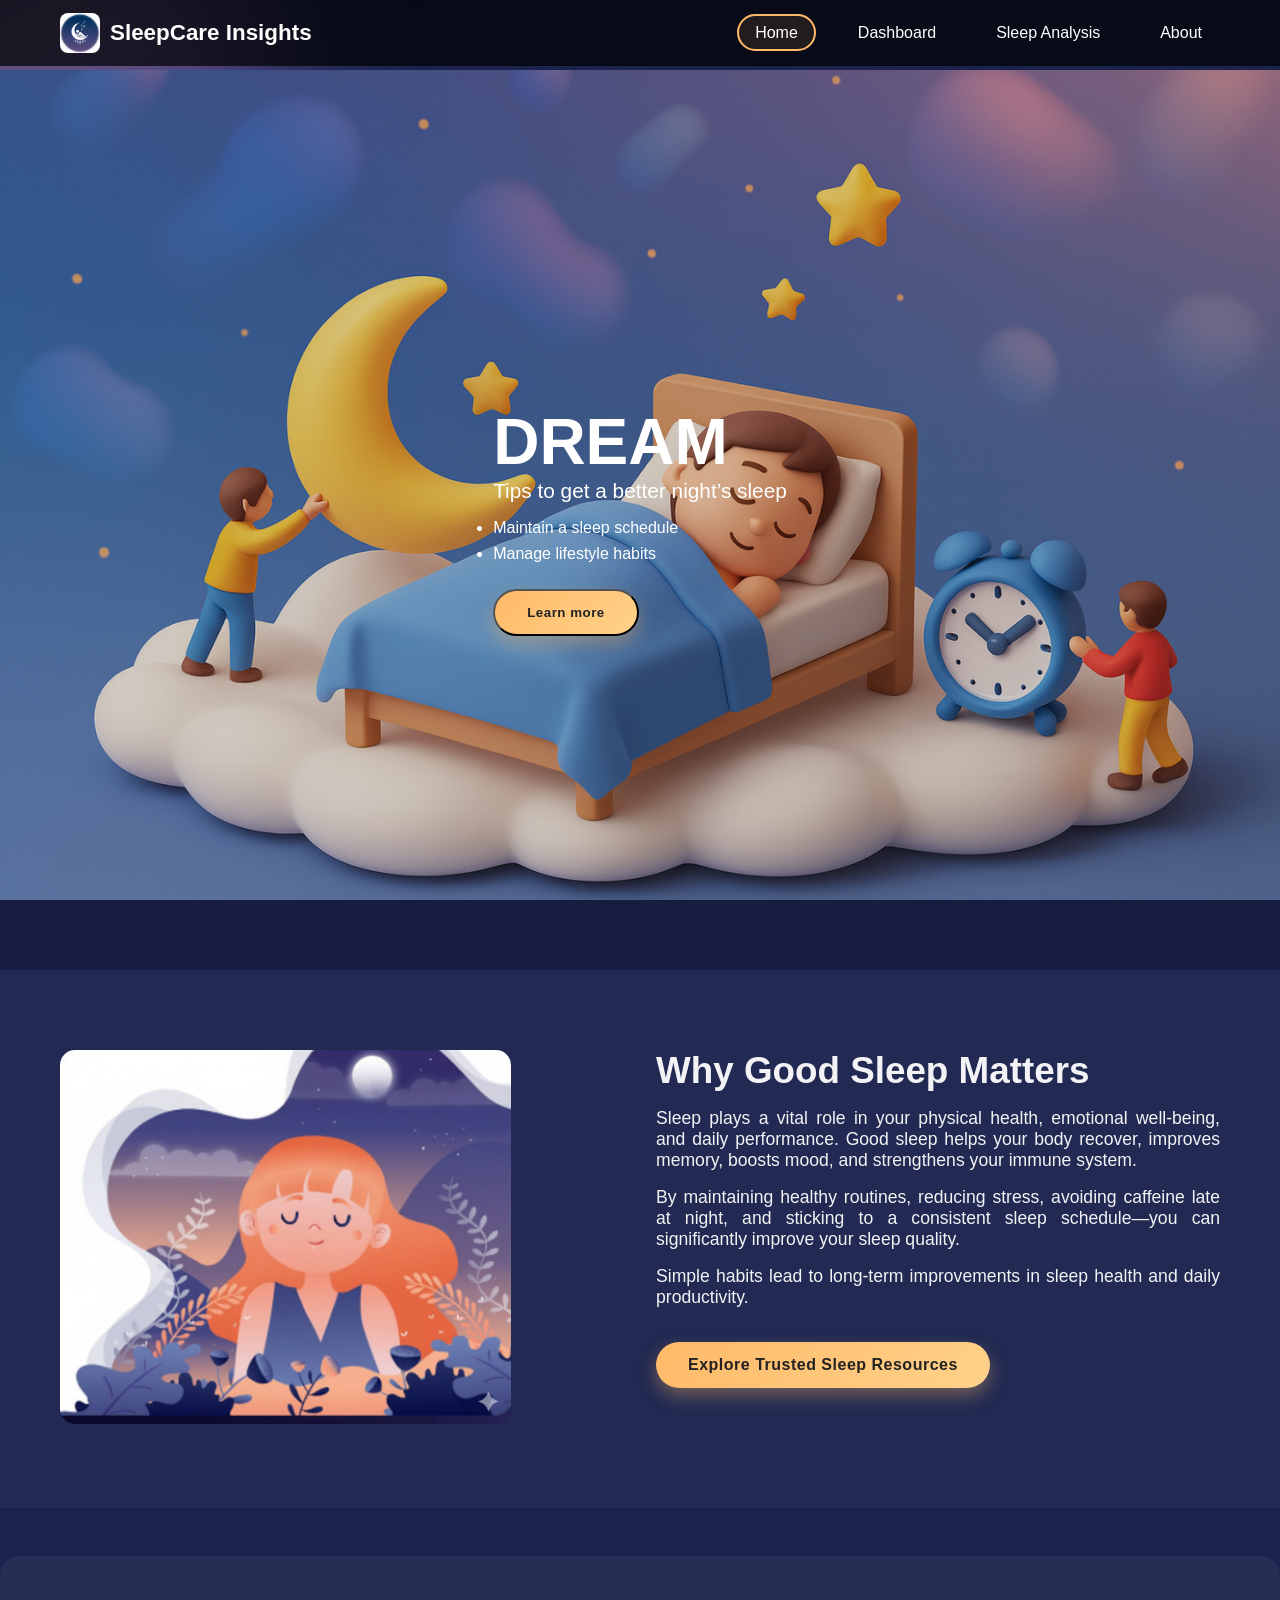
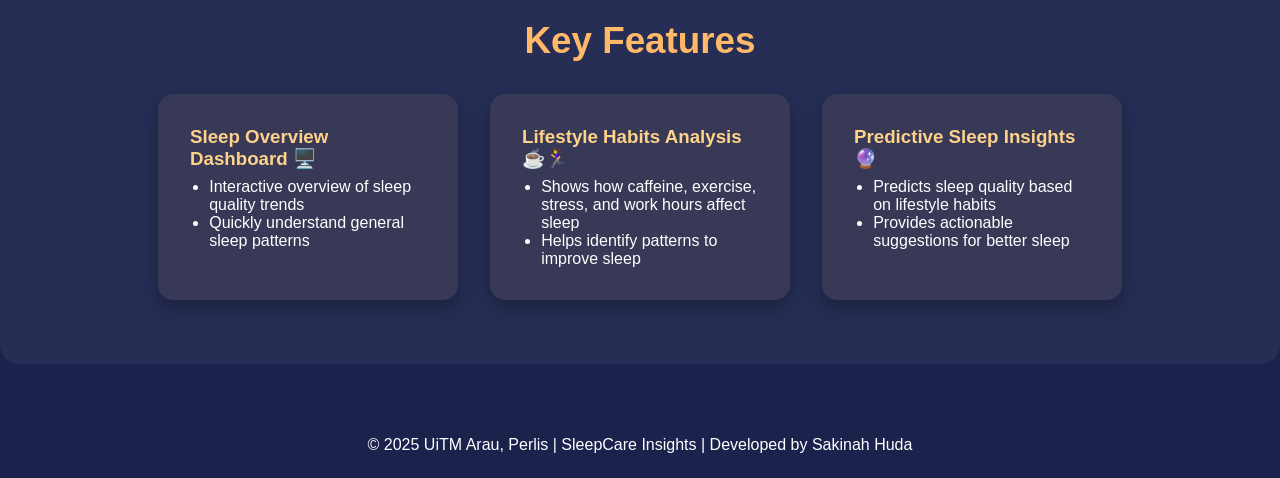
<file: SleepQuality/index.html>
<!DOCTYPE html>
<html lang="en">
<head>
  <meta charset="UTF-8" />
  <meta name="viewport" content="width=device-width, initial-scale=1.0"/>
  <title>SleepCare Insights</title>
  <link rel="stylesheet" href="style.css" />
  <style>
    /* ================= NAVBAR ================= */
    .navbar {
      width: 100%;
      background: rgba(0,0,0,0.7);
      position: fixed;
      top: 0;
      left: 0;
      z-index: 100;
      padding: 0.8rem 1rem;
    }

    .navbar .container {
      display: flex;
      justify-content: space-between;
      align-items: center;
    }

    .nav-links {
      display: flex;
      gap: 1.5rem;
      list-style: none;
    }

    .nav-links a {
      color: #fff;
      text-decoration: none;
      font-weight: 500;
    }

    .nav-links a.active {
      border-bottom: 2px solid #ffb968;
    }

    /* Hamburger button - hidden on desktop */
    .hamburger {
      display: none;
      flex-direction: column;
      cursor: pointer;
      gap: 5px;
    }

    .hamburger div {
      width: 25px;
      height: 3px;
      background: #fff;
      border-radius: 2px;
    }

    /* Mobile Styles */
    @media (max-width: 768px) {
      .nav-links {
        position: fixed;
        top: 60px;
        right: -100%;
        flex-direction: column;
        background: rgba(0,0,0,0.9);
        width: 200px;
        height: 100vh;
        padding-top: 2rem;
        gap: 1.5rem;
        transition: right 0.3s ease;
      }

      .nav-links.active {
        right: 0;
      }

      .hamburger {
        display: flex;
      }
    }

    /* Optional: Smooth transition for the hero section when navbar is fixed */
    body {
      padding-top: 70px; /* equal to navbar height */
    }
  </style>
</head>

<body>

  <!-- BACKGROUND BLOBS -->
  <div class="animated-bg">
    <div class="blob blob1"></div>
    <div class="blob blob2"></div>
    <div class="blob blob3"></div>
  </div>

  <!-- NAVBAR -->
  <nav class="navbar">
    <div class="container nav-flex">
      <div class="logo-container">
        <img src="logo.png" alt="Logo" class="logo-image">
        <span class="logo-text">SleepCare Insights</span>
      </div>

      <ul class="nav-links">
        <li><a href="index.html" class="active">Home</a></li>
        <li><a href="dashboard.html">Dashboard</a></li>
        <li><a href="sleep_quality.html">Sleep Analysis</a></li>
        <li><a href="About.html">About</a></li>
      </ul>

      <!-- Hamburger menu for mobile -->
      <div class="hamburger" onclick="toggleMenu()">
        <div></div>
        <div></div>
        <div></div>
      </div>
    </div>
  </nav>

  <!-- HOME SECTION -->
  <section id="home">
    <div class="container hero-container">
      <div class="hero-text">
        <h1>DREAM</h1>
        <p class="subtitle">Tips to get a better night’s sleep</p>

        <ul class="benefits">
          <li>Maintain a sleep schedule</li>
          <li>Manage lifestyle habits</li>
        </ul>

        <br>
        <button class="learn-btn" onclick="openModal()">Learn more</button>
      </div>
    </div>
  </section>

 <!-- ================= POPUP (Explore Dashboard) ================= -->
<div id="missionModal" class="modal">
  <div class="modal-content">
    <span class="close-btn" onclick="closeModal()">✖</span>

    <h2>Explore the Dashboard</h2>
    <p>
      This interactive dashboard visualises sleep and lifestyle data using Power BI.
      Users can explore trends, patterns, and insights derived from processed datasets.
    </p>

    <p>
      The dashboard demonstrates how big data analytics and visualisation tools
      can support better understanding of sleep quality and lifestyle habits.
    </p>

    <div style="margin-top: 1.5rem; text-align: center;">
      <a href="dashboard.html" class="learn-btn">
        Go to Dashboard
      </a>
    </div>
  </div>
</div>
<!-- ============================================================= -->

  <!-- SLEEP INFO SECTION -->
  <section id="sleep-info" class="sleep-info-section">
    <div class="container sleep-info-container" style="display: flex; gap: 2rem; flex-wrap: wrap;">

      <div class="sleep-info-image" style="flex: 1; min-width: 300px;">
        <img src="girl sleep.jpg" alt="Sleep Illustration" style="width: 80%; border-radius: 15px;">
      </div>

      <div class="sleep-info-text" style="flex: 1; min-width: 300px; color:#f3f3f6; text-align:justify;">
        <h1 style="text-align:left;">Why Good Sleep Matters</h1>

        <p>
          Sleep plays a vital role in your physical health, emotional well-being, 
          and daily performance. Good sleep helps your body recover, improves memory, 
          boosts mood, and strengthens your immune system.
        </p>

        <p>
          By maintaining healthy routines, reducing stress, avoiding caffeine late at night, 
          and sticking to a consistent sleep schedule—you can significantly improve your sleep quality.
        </p>

        <p>
          Simple habits lead to long-term improvements in sleep health and daily productivity.
        </p>

        <br>
        <a class="learn-btn"
           href="https://www.thensf.org/#"
           target="_blank">
           Explore Trusted Sleep Resources
        </a>
      </div>

    </div>
  </section>

<!-- FEATURES SECTION -->
<section id="features" class="features-section" style="padding: 4rem 2rem; background: rgba(255,255,255,0.05); border-radius: 20px; margin: 3rem 0;">
  <div class="container features-container">
    <h1 style="text-align:center; color:#ffb968; margin-bottom:2rem;">Key Features</h1>

    <div class="features-grid" style="display:flex; flex-wrap:wrap; justify-content:center; gap:2rem;">

      <!-- Feature 1 -->
      <div class="feature-box" style="background: rgba(255,185,104,0.08); padding:2rem; border-radius:15px; max-width:300px; text-align:left; box-shadow:0 8px 20px rgba(0,0,0,0.3);">
        <h3 style="color:#ffd28a;">Sleep Overview Dashboard 🖥️</h3>
        <ul style="margin-top:0.5rem; padding-left:1.2rem;">
          <li>Interactive overview of sleep quality trends</li>
          <li>Quickly understand general sleep patterns</li>
        </ul>
      </div>

      <!-- Feature 2 -->
      <div class="feature-box" style="background: rgba(255,185,104,0.08); padding:2rem; border-radius:15px; max-width:300px; text-align:left; box-shadow:0 8px 20px rgba(0,0,0,0.3);">
        <h3 style="color:#ffd28a;">Lifestyle Habits Analysis ☕🏃‍♀️</h3>
        <ul style="margin-top:0.5rem; padding-left:1.2rem;">
          <li>Shows how caffeine, exercise, stress, and work hours affect sleep</li>
          <li>Helps identify patterns to improve sleep</li>
        </ul>
      </div>

      <!-- Feature 3 -->
      <div class="feature-box" style="background: rgba(255,185,104,0.08); padding:2rem; border-radius:15px; max-width:300px; text-align:left; box-shadow:0 8px 20px rgba(0,0,0,0.3);">
        <h3 style="color:#ffd28a;">Predictive Sleep Insights 🔮</h3>
        <ul style="margin-top:0.5rem; padding-left:1.2rem;">
          <li>Predicts sleep quality based on lifestyle habits</li>
          <li>Provides actionable suggestions for better sleep</li>
        </ul>
      </div>

    </div>
  </div>
</section>

  <!-- POPUP SCRIPT -->
  <script>
    function openModal() {
      document.getElementById("missionModal").style.display = "flex";
    }

    function closeModal() {
      document.getElementById("missionModal").style.display = "none";
    }

    window.onclick = function(event) {
      const modal = document.getElementById("missionModal");
      if (event.target === modal) {
        modal.style.display = "none";
      }
    };

    /* Hamburger Menu Script */
    function toggleMenu() {
      document.querySelector('.nav-links').classList.toggle('active');
    }
  </script>

</body>

<footer style="width:100%; padding:1.5rem 0; text-align:center;">
  © 2025 UiTM Arau, Perlis | SleepCare Insights | Developed by Sakinah Huda
</footer>

</html>
</file>
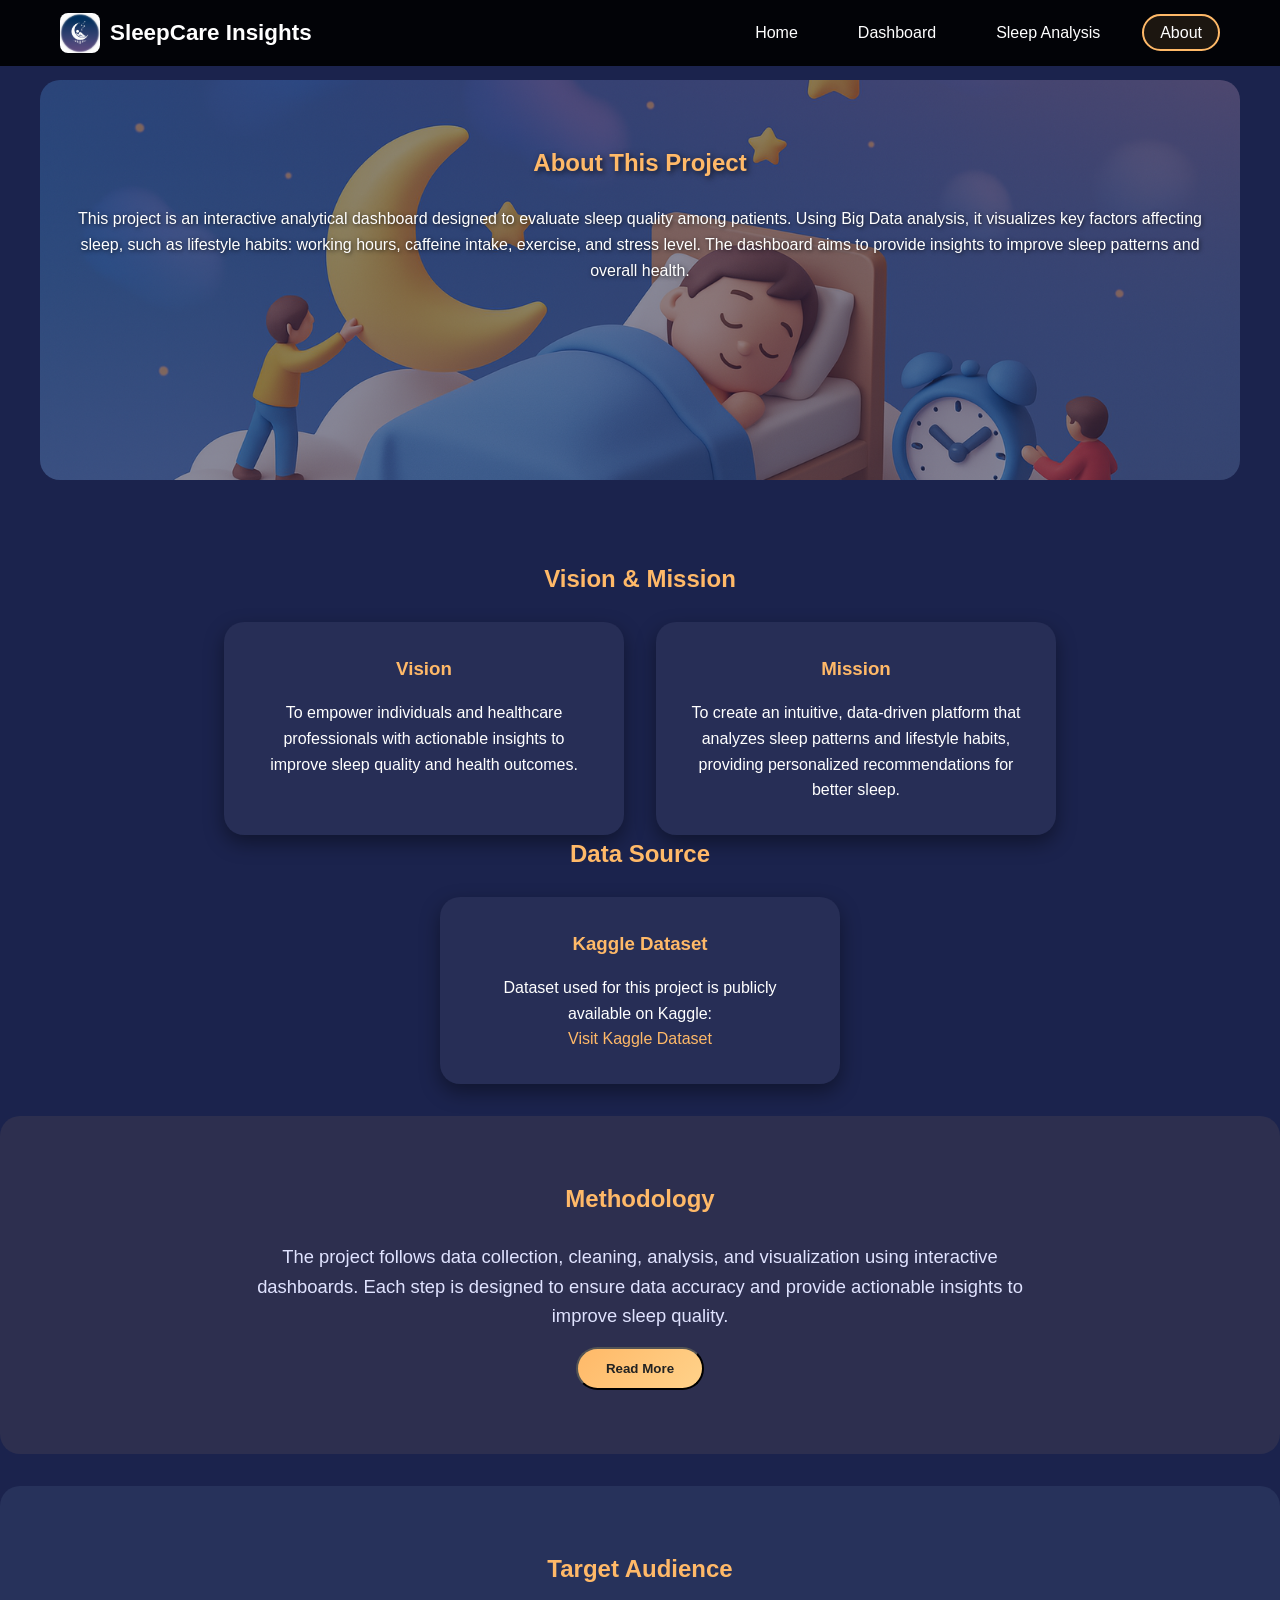
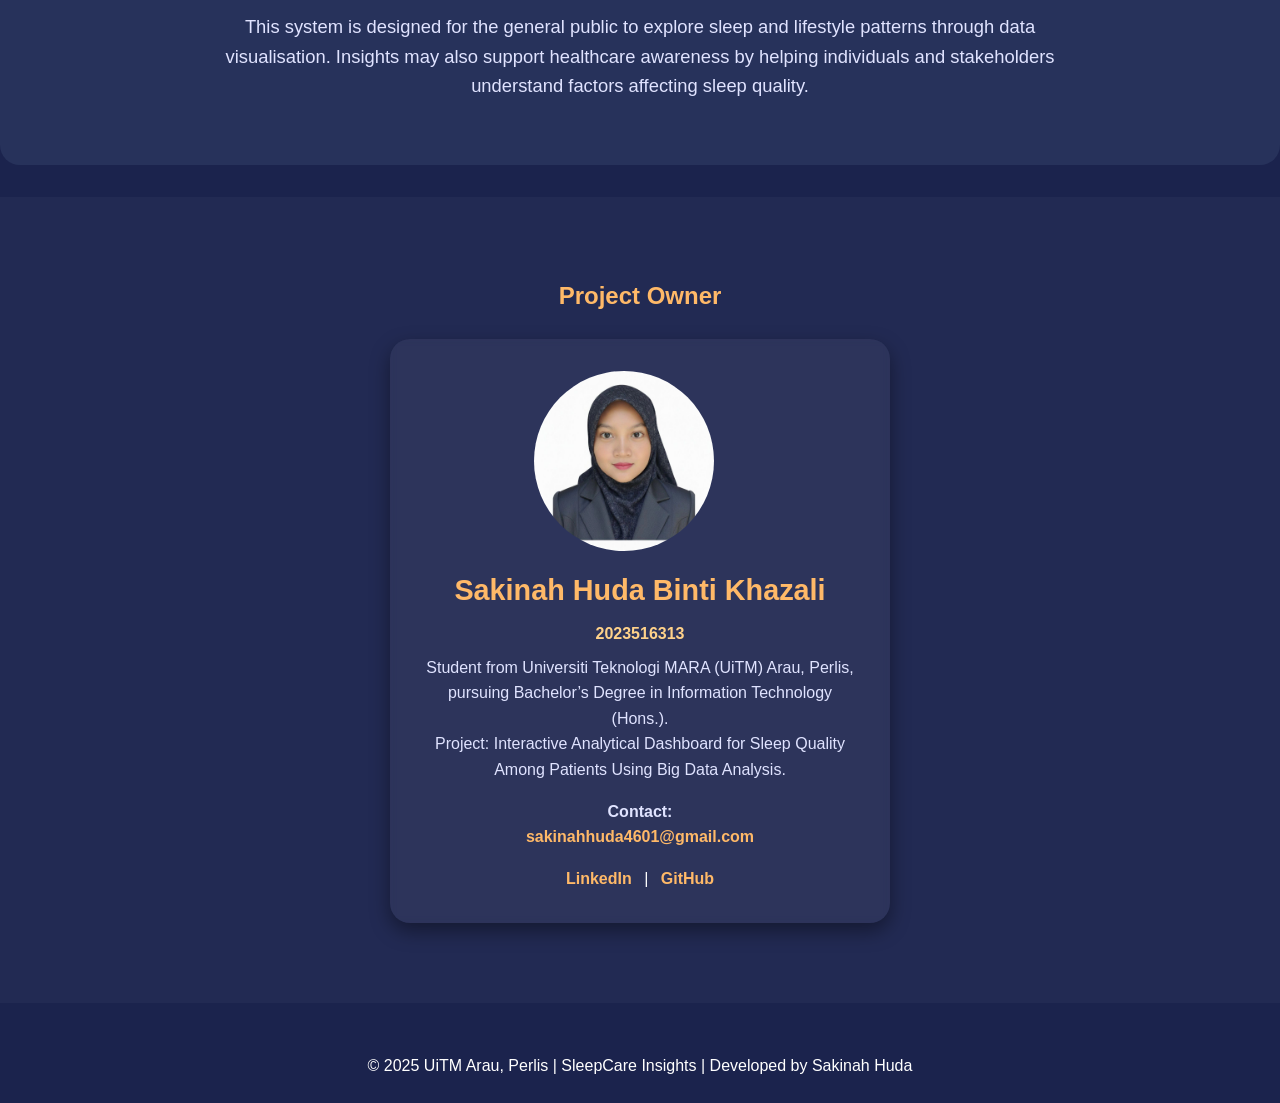
<file: SleepQuality/About.html>
<!DOCTYPE html>
<html lang="en">
<head>
  <meta charset="UTF-8" />
  <meta name="viewport" content="width=device-width, initial-scale=1.0"/>
  <title>SleepCare Insights - About</title>
  <link rel="stylesheet" href="style.css" />
  <style>
    /* ---------------- Reset ---------------- */
    * { margin: 0; padding: 0; box-sizing: border-box; }
    body {
      font-family: 'Segoe UI', Tahoma, sans-serif;
      background: #1b234d;
      color: #fff;
      overflow-x: hidden;
      line-height: 1.6;
    }
    a { text-decoration: none; }

    /* ---------------- Container ---------------- */
    .container { max-width: 1200px; margin: 0 auto; padding: 0 20px; }

    /* ---------------- Navbar ---------------- */
    .navbar {
      width: 100%;
      background: rgba(0,0,0,0.9);
      backdrop-filter: blur(6px);
      padding: 0.8rem 1rem;
      position: fixed;
      top: 0;
      left: 0;
      z-index: 100;
    }

    .nav-flex {
      display: flex;
      justify-content: space-between;
      align-items: center;
      max-width: 1200px;
      margin: auto;
    }

    .logo-container {
      display: flex;
      align-items: center;
      gap: 10px;
    }

    .logo-image {
      width: 40px;
      height: 40px;
      border-radius: 8px;
    }

    .logo-text {
      font-weight: bold;
      font-size: 1.4rem;
    }

    .nav-links {
      list-style: none;
      display: flex;
      gap: 1.5rem;
    }

    .nav-links a {
      color: #fff;
      padding: 0.5rem 1rem;
      border-radius: 25px;
      transition: all 0.3s ease;
      font-weight: 500;
      border: 2px solid transparent;
    }

    .nav-links a:hover, .nav-links a.active {
      border: 2px solid #ffb968;
      background: rgba(255, 185, 104, 0.1);
    }

    /* Hamburger for mobile */
    .hamburger {
      display: none;
      flex-direction: column;
      cursor: pointer;
      gap: 5px;
    }

    .hamburger div {
      width: 25px;
      height: 3px;
      background: #fff;
      border-radius: 2px;
    }

    /* ---------------- Section Titles ---------------- */
    section h1, section h3 {
      text-align: center;
      color: #ffb968;
      margin-bottom: 1.5rem;
    }
    .about-text { text-align: center; color: #e0e3ff; font-size: 1.1rem; margin-bottom: 2rem; }
    .flex-container { display: flex; flex-wrap: wrap; gap: 2rem; justify-content: center; }

    /* ---------------- Cards ---------------- */
    .flex-box, .project-card, .bio-card {
      background: rgba(255,255,255,0.05);
      padding: 2rem;
      border-radius: 20px;
      box-shadow: 0 8px 20px rgba(0,0,0,0.4);
      text-align: center;
      max-width: 400px;
    }
    .flex-box h3 { margin-bottom: 1rem; }
    .project-card { max-width: 700px; margin: 0 auto; }
    .bio-card { display: flex; flex-direction: column; align-items: center; max-width: 500px; }
    .bio-card img { width: 180px; height: 180px; border-radius: 50%; margin-bottom: 1rem; object-fit: cover; }
    .bio-text h4 { color: #ffd28a; margin-bottom: 0.5rem; }
    .bio-text p { text-align: center; margin-bottom: 1rem; }

    /* ---------------- Buttons ---------------- */
    .method-btn {
      background: linear-gradient(135deg, #ffb968, #ffd28a);
      color: #222;
      padding: 12px 28px;
      border-radius: 25px;
      font-weight: 700;
      cursor: pointer;
      transition: all 0.3s ease;
      margin-top: 1rem;
    }
    .method-btn:hover {
      transform: translateY(-3px) scale(1.03);
      box-shadow: 0 10px 20px rgba(255, 185, 104, 0.4);
    }

    /* ---------------- Modal ---------------- */
    .modal { display: none; position: fixed; inset: 0; background: rgba(0,0,0,0.75); backdrop-filter: blur(6px); justify-content: center; align-items: center; z-index: 9999; }
    .modal-content {
      background: rgba(255,255,255,0.08);
      padding: 2.5rem 3rem;
      border-radius: 22px;
      max-width: 650px;
      width: 90%;
      box-shadow: 0 15px 40px rgba(0,0,0,0.45);
      position: relative;
    }
    .close-btn { position: absolute; top: 18px; right: 22px; font-size: 1.6rem; cursor: pointer; color: #fff; transition: 0.3s; }
    .close-btn:hover { color: #ffb968; }

    /* ---------------- Responsive ---------------- */
    @media(max-width: 900px) {
      .flex-container { flex-direction: column; align-items: center; }
      .bio-card { flex-direction: column; }
    }

    /* ---------------- Mobile Navbar ---------------- */
    @media (max-width: 768px) {
      .nav-flex {
        flex-direction: row;
        justify-content: space-between;
        align-items: center;
      }

      .nav-links {
        position: fixed;
        top: 60px;
        right: -250px;
        flex-direction: column;
        background: rgba(10,10,30,0.95);
        width: 220px;
        height: 100vh;
        padding-top: 2rem;
        gap: 1.5rem;
        transition: right 0.3s ease;
        z-index: 99;
      }

      .nav-links.active { right: 0; }

      .hamburger { display: flex; }
    }
  </style>
</head>
<body>

  <!-- Navbar -->
  <nav class="navbar">
    <div class="container nav-flex">
      <div class="logo-container">
        <img src="logo.png" alt="Logo" class="logo-image">
        <span class="logo-text">SleepCare Insights</span>
      </div>
      <ul class="nav-links">
        <li><a href="index.html">Home</a></li>
        <li><a href="dashboard.html">Dashboard</a></li>
        <li><a href="sleep_quality.html">Sleep Analysis</a></li>
        <li><a href="About.html" class="active">About</a></li>
      </ul>
      <!-- Hamburger -->
      <div class="hamburger" onclick="toggleMenu()">
        <div></div>
        <div></div>
        <div></div>
      </div>
    </div>
  </nav>

  <!-- About This Project -->
  <section id="project-explanation">
    <div class="container" style="position: relative; border-radius: 20px; padding: 4rem 2rem; min-height: 400px; text-align: center; overflow: hidden;">
      <div style="
          background-image: url('boy sleep.png');
          background-size: cover;
          background-position: center;
          position: absolute;
          inset: 0;
          z-index: 0;
          opacity: 0.5;
      "></div>
      <div style="position: relative; z-index: 1; color: #fff;">
          <h1 style="text-shadow: 2px 2px 6px rgba(0,0,0,0.7);">About This Project</h1>
          <p style="text-shadow: 1px 1px 4px rgba(0,0,0,0.7);">
            This project is an interactive analytical dashboard designed to evaluate sleep quality among patients.
            Using Big Data analysis, it visualizes key factors affecting sleep, such as lifestyle habits: working hours,
            caffeine intake, exercise, and stress level. The dashboard aims to provide insights to improve sleep patterns
            and overall health.
          </p>
      </div>
    </div>
  </section>

  <!-- Vision & Mission -->
  <section id="vision-mission">
    <h1>Vision & Mission</h1>
    <div class="container flex-container">
      <div class="flex-box">
        <h3>Vision</h3>
        <p>To empower individuals and healthcare professionals with actionable insights to improve sleep quality and health outcomes.</p>
      </div>
      <div class="flex-box">
        <h3>Mission</h3>
        <p>To create an intuitive, data-driven platform that analyzes sleep patterns and lifestyle habits, providing personalized recommendations for better sleep.</p>
      </div>
    </div>
  </section>

  <!-- Data Source -->
  <section id="data-source">
    <h1>Data Source</h1>
    <div class="container flex-container">
      <div class="flex-box">
        <h3>Kaggle Dataset</h3>
        <p>Dataset used for this project is publicly available on Kaggle:</p>
        <a href="https://www.kaggle.com/datasets/adilshamim8/sleep-cycle-and-productivity/data" target="_blank" style="color:#ffb968;">Visit Kaggle Dataset</a>
      </div>
    </div>
  </section>

  <!-- Methodology -->
  <section id="methodology" style="background: rgba(255, 185, 104, 0.08); padding: 4rem 2rem; text-align: center; border-radius: 20px; margin: 2rem 0;">
    <h1 style="color:#ffb968;">Methodology</h1>
    <p class="about-text" style="color:#e0e3ff; max-width: 800px; margin: 0.01rem auto; font-size: 1.15rem;">
      The project follows data collection, cleaning, analysis, and visualization using interactive dashboards. 
      Each step is designed to ensure data accuracy and provide actionable insights to improve sleep quality.
    </p>
    <button class="method-btn" onclick="openModal()">Read More</button>
  </section>

  <!-- Target Audience -->
  <section id="target-audience" style="background: rgba(179, 229, 255, 0.08); padding: 4rem 2rem; text-align: center; border-radius: 20px; margin: 2rem 0;">
    <h1 style="color:#ffb968;">Target Audience</h1>
    <p class="about-text" style="color:#e0e3ff; max-width: 900px; margin: 0.01rem auto; font-size: 1.15rem;">
      This system is designed for the general public to explore sleep and lifestyle patterns through data visualisation. 
      Insights may also support healthcare awareness by helping individuals and stakeholders understand factors affecting sleep quality.
    </p>
  </section>

  <!-- Project Owner -->
  <section id="biodata" style="text-align:center;">
    <h1>Project Owner</h1>
    <div class="container biodata-container" style="display: flex; justify-content: center;">
      <div class="bio-card">
        <img src="kinah 2.jpg" alt="Developer Image">
        <div class="bio-text">
          <h3 style="text-align:center;">Sakinah Huda Binti Khazali</h3>
          <h4 style="text-align:center;">2023516313</h4>
          <p style="text-align:center;">
            Student from Universiti Teknologi MARA (UiTM) Arau, Perlis, pursuing Bachelor’s Degree in Information Technology (Hons.).<br>
            Project: Interactive Analytical Dashboard for Sleep Quality Among Patients Using Big Data Analysis.
          </p>
          <p style="text-align:center;"><b>Contact:</b><br>
            <a href="mailto:sakinahhuda4601@gmail.com" style="color:#ffb968;">sakinahhuda4601@gmail.com</a>
          </p>
          <div class="social-links" style="text-align:center; margin-top: 0.5rem;">
            <a href="https://www.linkedin.com/" target="_blank">LinkedIn</a> |
            <a href="https://github.com/SakinahHuda" target="_blank">GitHub</a>
          </div>
        </div>
      </div>
    </div>
  </section>
  <br>

  <!-- Modal -->
  <div class="modal" id="methodModal">
    <div class="modal-content">
      <span class="close-btn" onclick="closeModal()">&times;</span>
      <h2>Project Methodology Details</h2>
      <p>
        1. 📊 Data Collection: Sleep and lifestyle data were collected from publicly available datasets.<br> <br>
        2. 🧹 Data Cleaning: Missing values and inconsistencies were handled to ensure accurate analysis.<br><br>
        3. 📈 Data Analysis: Various statistical and Big Data tools were used to identify patterns affecting sleep quality.<br><br>
        4. 📊 Visualization: Interactive dashboards were created to present insights using charts and tables.<br><br>
        5. 💡 Recommendations: Actionable insights were provided for improving sleep habits based on analyzed data.
      </p>
    </div>
  </div>

  <script>
    function openModal() { document.getElementById('methodModal').style.display = 'flex'; }
    function closeModal() { document.getElementById('methodModal').style.display = 'none'; }
    window.onclick = function(event) {
      if (event.target == document.getElementById('methodModal')) {
        closeModal();
      }
    }

    // Hamburger toggle
    function toggleMenu() {
      document.querySelector('.nav-links').classList.toggle('active');
    }
  </script>

  <footer style="width:100%; padding:1.5rem 0; text-align:center;">
    © 2025 UiTM Arau, Perlis | SleepCare Insights | Developed by Sakinah Huda
  </footer>

</body>
</html>
</file>
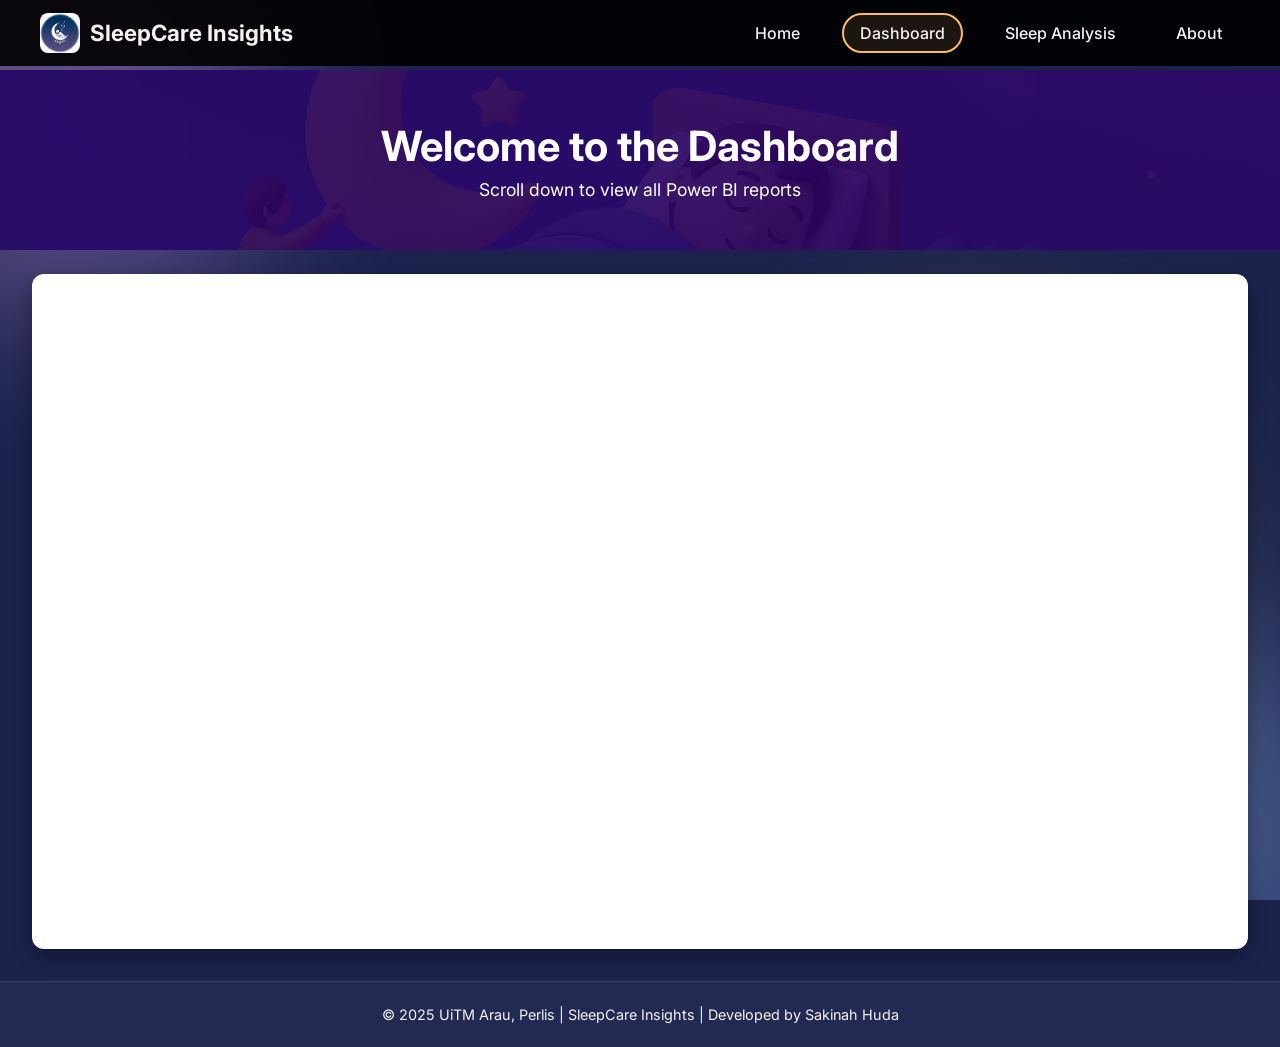
<file: SleepQuality/dashboard.html>
<!DOCTYPE html>
<html lang="en">
<head>
  <meta charset="UTF-8">
  <meta name="viewport" content="width=device-width, initial-scale=1.0">
  <title>Dashboard - Power BI Embed</title>

  <link href="https://fonts.googleapis.com/css2?family=Inter:wght@400;600;700&display=swap" rel="stylesheet">

  <style>
    /* ----------------------------------------------------
       BACKGROUND ANIMATION
    ---------------------------------------------------- */
    .animated-bg {
      position: fixed;
      inset: 0;
      overflow: hidden;
      z-index: -5;
    }

    .blob {
      position: absolute;
      width: 400px;
      height: 400px;
      background: radial-gradient(circle at 30% 30%, #ffb3d9, #b38bff);
      opacity: 0.35;
      filter: blur(80px);
      border-radius: 40%;
      animation: floatBlob 20s infinite ease-in-out alternate;
    }

    .blob1 { top: -10%; left: -10%; animation-duration: 22s; }
    .blob2 {
      bottom: -15%;
      right: -5%;
      background: radial-gradient(circle at 20% 20%, #b3e5ff, #809fff);
      animation-duration: 18s;
    }
    .blob3 {
      top: 40%;
      left: 60%;
      background: radial-gradient(circle at 20% 20%, #ffe9b3, #ffb968);
      animation-duration: 25s;
    }

    @keyframes floatBlob {
      0%   { transform: translate(0,0) scale(1); }
      50%  { transform: translate(40px,-60px) scale(1.15); }
      100% { transform: translate(-30px,40px) scale(0.95); }
    }

    /* ----------------------------------------------------
       RESET & BASE
    ---------------------------------------------------- */
    * {
      margin: 0;
      padding: 0;
      box-sizing: border-box;
      font-family: 'Inter', 'Segoe UI', Tahoma, sans-serif;
    }

    body {
      background: #1b234d;
      color: #f7f1f1;
      overflow-x: hidden;
    }

    a { text-decoration: none; color: inherit; }

    /* ----------------------------------------------------
       NAVBAR
    ---------------------------------------------------- */
    .navbar {
      width: 100%;
      background: rgba(0,0,0,0.9);
      backdrop-filter: blur(6px);
      padding: 0.8rem 1rem;
      position: fixed;
      top: 0;
      left: 0;
      z-index: 100;
    }

    .nav-flex {
      display: flex;
      justify-content: space-between;
      align-items: center;
      max-width: 1200px;
      margin: auto;
    }

    .logo-container {
      display: flex;
      align-items: center;
      gap: 10px;
    }

    .logo-image {
      width: 40px;
      height: 40px;
      border-radius: 8px;
    }

    .logo-text {
      font-size: 1.4rem;
      font-weight: 700;
    }

    .nav-links {
      list-style: none;
      display: flex;
      gap: 1.5rem;
    }

    .nav-links a {
      padding: 0.5rem 1rem;
      border-radius: 25px;
      border: 2px solid transparent;
      transition: 0.3s ease;
      font-weight: 500;
    }

    .nav-links a:hover,
    .nav-links a.active {
      border-color: #ffb968;
      background: rgba(255,185,104,0.1);
    }

    /* Hamburger for mobile */
    .hamburger {
      display: none;
      flex-direction: column;
      cursor: pointer;
      gap: 5px;
    }

    .hamburger div {
      width: 25px;
      height: 3px;
      background: #fff;
      border-radius: 2px;
    }

    /* ----------------------------------------------------
       HERO SECTION
    ---------------------------------------------------- */
    .hero {
      position: relative;
      width: 100%;
      height: 20vh;
      margin-top: 70px; /* space for fixed navbar */
    }

    .hero::after {
      content: '';
      position: absolute;
      inset: 0;
      background: rgba(37, 2, 97, 0.9);
    }

    .hero-content {
      position: absolute;
      inset: 0;
      display: flex;
      flex-direction: column;
      justify-content: center;
      align-items: center;
      text-align: center;
      z-index: 1;
      color: #fff;
    }

    .hero-content h1 {
      font-size: 2.6rem;
      margin-bottom: 0.5rem;
      animation: fadeIn 1s ease forwards;
    }

    .hero-content p {
      font-size: 1.1rem;
      animation: fadeIn 1.4s ease forwards;
    }

    /* ----------------------------------------------------
       POWER BI SECTION
    ---------------------------------------------------- */
    .report-section {
      display: flex;
      justify-content: center;
      margin: 1.5rem 0;
    }

    .report-frame {
      width: 95%;
      height: 75vh;
      border-radius: 12px;
      border: none;
      background: #fff;
      box-shadow: 0 8px 18px rgba(0,0,0,0.35);
    }

    /* ----------------------------------------------------
       ANIMATION
    ---------------------------------------------------- */
    @keyframes fadeIn {
      from { opacity: 0; transform: translateY(20px); }
      to   { opacity: 1; transform: translateY(0); }
    }

    /* ----------------------------------------------------
       RESPONSIVE
    ---------------------------------------------------- */
    @media (max-width: 768px) {
      .hero { height: 35vh; }
      .hero-content h1 { font-size: 2rem; }
      .hero-content p { font-size: 1rem; }
      .report-frame { height: 70vh; }

      .nav-flex {
        flex-direction: row; /* keep logo left, hamburger right */
        justify-content: space-between;
        align-items: center;
      }

      .nav-links {
        position: fixed;
        top: 60px;
        right: -250px; /* start hidden on right */
        flex-direction: column;
        background: rgba(0, 0, 19, 0.95);
        width: 220px;
        height: 100vh;
        padding-top: 2rem;
        gap: 1.5rem;
        transition: right 0.3s ease;
        z-index: 99;
      }

      .nav-links.active {
        right: 0; /* slide in from right */
      }

      .hamburger {
        display: flex;
      }
    }
  </style>
</head>

<body>

  <!-- BACKGROUND BLOBS -->
  <div class="animated-bg">
    <div class="blob blob1"></div>
    <div class="blob blob2"></div>
    <div class="blob blob3"></div>
  </div>

  <!-- NAVBAR -->
  <nav class="navbar">
    <div class="nav-flex">
      <div class="logo-container">
        <img src="logo.png" class="logo-image" alt="Logo">
        <span class="logo-text">SleepCare Insights</span>
      </div>

      <ul class="nav-links">
        <li><a href="index.html">Home</a></li>
        <li><a href="dashboard.html" class="active">Dashboard</a></li>
        <li><a href="sleep_quality.html">Sleep Analysis</a></li>
        <li><a href="About.html">About</a></li>
      </ul>

      <!-- Hamburger -->
      <div class="hamburger" onclick="toggleMenu()">
        <div></div>
        <div></div>
        <div></div>
      </div>
    </div>
  </nav>

  <!-- HERO -->
  <section class="hero" style="background-image: url('boy sleep.png'); background-size: cover; background-position: center;">
    <div class="hero-content">
      <h1>Welcome to the Dashboard</h1>
      <p>Scroll down to view all Power BI reports</p>
    </div>
  </section>

  <!-- POWER BI -->
  <section class="report-section">
    <iframe
      class="report-frame"
      title="FYP"
      src="https://app.powerbi.com/view?r=eyJrIjoiZDUxMzIzZmItNTlmMC00OWNmLWI1NDEtM2ZiNzg4ZTRlNWZmIiwidCI6ImNkY2JiMGUyLTlmZWEtNGY1NC04NjcwLTY3MjcwNzc5N2FkYSIsImMiOjEwfQ%3D%3D"
      allowfullscreen>
    </iframe>
  </section>

  <!-- FOOTER -->
  <footer style="padding: 1.5rem 0; text-align: center; background: rgba(255,255,255,0.03); border-top: 1px solid rgba(255,255,255,0.1); font-size: 0.9rem; margin-top: 2rem;">
    © 2025 UiTM Arau, Perlis | SleepCare Insights | Developed by Sakinah Huda
  </footer>

  <!-- HAMBURGER SCRIPT -->
  <script>
    function toggleMenu() {
      document.querySelector('.nav-links').classList.toggle('active');
    }
  </script>

</body>
</html>
</file>
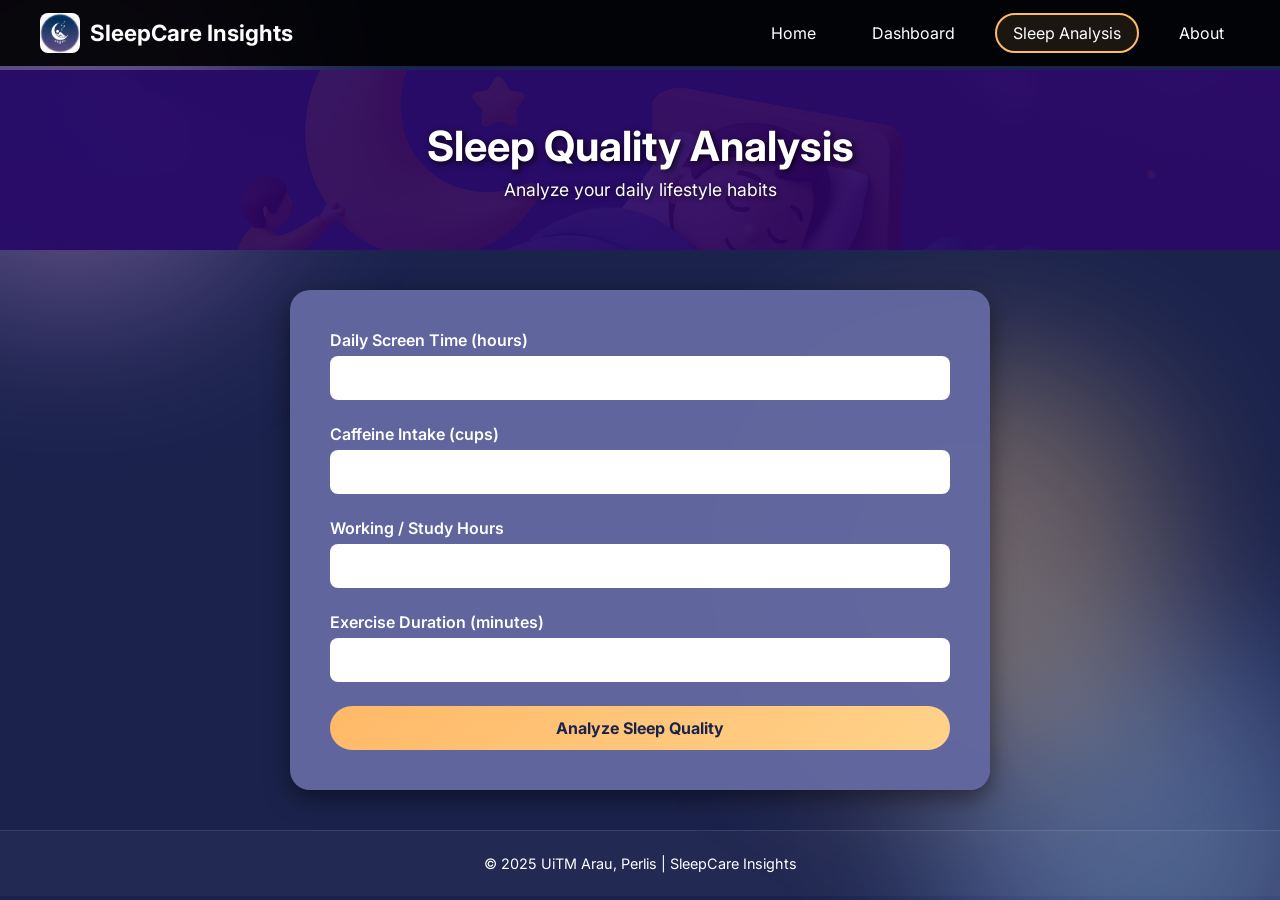
<file: SleepQuality/sleep_quality.html>
<!DOCTYPE html>
<html lang="en">
<head>
<meta charset="UTF-8">
<meta name="viewport" content="width=device-width, initial-scale=1.0">
<title>Sleep Analysis</title>

<link href="https://fonts.googleapis.com/css2?family=Inter:wght@400;600;700&display=swap" rel="stylesheet">

<style>
/* ------------------ BACKGROUND BLOBS ------------------ */
.animated-bg { position: fixed; inset: 0; overflow: hidden; z-index: -5; }
.blob {
  position: absolute;
  width: 400px;
  height: 400px;
  border-radius: 40%;
  opacity: 0.35;
  filter: blur(80px);
  animation: floatBlob 20s infinite ease-in-out alternate;
}
.blob1 { top: -10%; left: -10%; background: radial-gradient(circle, #ffb3d9, #b38bff); }
.blob2 { bottom: -15%; right: -5%; background: radial-gradient(circle, #b3e5ff, #809fff); }
.blob3 { top: 40%; left: 60%; background: radial-gradient(circle, #ffe9b3, #ffb968); }

@keyframes floatBlob {
  0% { transform: translate(0,0) scale(1); }
  50% { transform: translate(40px,-60px) scale(1.15); }
  100% { transform: translate(-30px,40px) scale(0.95); }
}

/* ------------------ BASE ------------------ */
* { margin: 0; padding: 0; box-sizing: border-box; font-family: 'Inter', sans-serif; }
body { background: #1b234d; color: #fff; }
a { text-decoration: none; color: inherit; }

/* ------------------ NAVBAR ------------------ */
.navbar {
  position: fixed; top: 0; width: 100%;
  background: rgba(0,0,0,0.9);
  padding: 0.8rem 1rem; z-index: 100;
}
.nav-flex {
  max-width: 1200px; margin: auto;
  display: flex; justify-content: space-between; align-items: center;
}
.logo-container { display: flex; align-items: center; gap: 10px; }
.logo-image { width: 40px; height: 40px; border-radius: 8px; }
.logo-text { font-size: 1.4rem; font-weight: 700; }

.nav-links { list-style: none; display: flex; gap: 1.5rem; }
.nav-links a {
  padding: 0.5rem 1rem;
  border-radius: 25px;
  transition: 0.3s;
}
.nav-links a:hover,
.nav-links a.active {
  border: 2px solid #ffb968;
  background: rgba(255,185,104,0.1);
}

/* Mobile */
.hamburger { display: none; flex-direction: column; gap: 5px; cursor: pointer; }
.hamburger div { width: 25px; height: 3px; background: #fff; }

@media(max-width:768px){
  .nav-links {
    position: fixed; top: 60px; right: -240px;
    background: rgba(0,0,19,0.95);
    flex-direction: column; width: 220px; height: 100vh; padding-top: 2rem;
    transition: right 0.3s;
  }
  .nav-links.active { right: 0; }
  .hamburger { display: flex; }
}

/* ------------------ HERO ------------------ */
.hero {
  position: relative;
  width: 100%;
  height: 20vh;
  margin-top: 70px;
  background: url('boy sleep.png') center/cover no-repeat;
}
.hero::after {
  content: '';
  position: absolute;
  inset: 0;
  background: rgba(37, 2, 97, 0.9);
}
.hero-content {
  position: absolute;
  inset: 0;
  display: flex;
  flex-direction: column;
  justify-content: center;
  align-items: center;
  text-align: center;
  z-index: 1;
  color: #fff;
}
.hero-content h1 {
  font-size: 2.6rem;
  margin-bottom: 0.5rem;
  animation: fadeIn 1s ease forwards;
  text-shadow: 2px 2px 6px rgba(0,0,0,0.8); 
}
.hero-content p {
  font-size: 1.1rem;
  animation: fadeIn 1.4s ease forwards;
  text-shadow: 1px 1px 5px rgba(0,0,0,0.7);
}
@keyframes fadeIn {
  0% { opacity: 0; transform: translateY(10px); }
  100% { opacity: 1; transform: translateY(0); }
}

/* ------------------ FORM CARD ------------------ */
.container {
  max-width: 700px;
  margin: 2.5rem auto;
  padding: 2.5rem;
  background: rgba(98, 104, 160, 0.98); 
  backdrop-filter: blur(8px);
  border-radius: 20px;
  box-shadow: 0 8px 25px rgba(0,0,0,0.5);
  color: #fff;
}
.form-group { margin-bottom: 1.5rem; }
label { font-weight: 600; margin-bottom: 6px; display: block; color: #fff; }
input {
  width: 100%;
  padding: 12px;
  border-radius: 8px;
  border: none;
  outline: none;
  font-weight: 500;
  color: #1b234d;
  background: #fff;
  font-size: 1rem;
  transition: 0.3s;
}
input:focus {
  outline: 2px solid #ffb968;
  box-shadow: 0 0 5px rgba(255,185,104,0.5);
}
button {
  width: 100%;
  padding: 12px;
  border-radius: 25px;
  border: none;
  font-weight: 700;
  background: linear-gradient(135deg,#ffb968,#ffd28a);
  color: #1b234d;
  cursor: pointer;
  font-size: 1rem;
  transition: 0.3s;
}
button:hover {
  transform: translateY(-2px);
  box-shadow: 0 4px 10px rgba(255,185,104,0.5);
}

/* ------------------ RESULT ------------------ */
.result {
  display: none;
  margin-top: 2rem;
  padding: 1.5rem;
  border-radius: 18px;
  font-weight: 600;
  font-size: 1rem;
}
.good { background: rgba(58, 180, 62, 0.25); color: #8aff9c; }
.normal { background: rgba(243, 220, 9, 0.25); color: #eae8e3; }
.poor { background: rgba(224, 35, 18, 0.25); color: #f0e6e5; }

/* ------------------ FOOTER ------------------ */
footer {
  margin-top: 2rem;
  padding: 1.5rem 0;
  text-align: center;
  background: rgba(255,255,255,0.03);
  border-top: 1px solid rgba(255,255,255,0.1);
  font-size: 0.9rem;
}
</style>
</head>

<body>

<div class="animated-bg">
  <div class="blob blob1"></div>
  <div class="blob blob2"></div>
  <div class="blob blob3"></div>
</div>

<nav class="navbar">
  <div class="nav-flex">
    <div class="logo-container">
      <img src="logo.png" class="logo-image">
      <span class="logo-text">SleepCare Insights</span>
    </div>

    <ul class="nav-links">
      <li><a href="index.html">Home</a></li>
      <li><a href="dashboard.html">Dashboard</a></li>
      <li><a href="sleep_quality.html" class="active">Sleep Analysis</a></li>
      <li><a href="about.html">About</a></li>
    </ul>

    <div class="hamburger" onclick="toggleMenu()">
      <div></div><div></div><div></div>
    </div>
  </div>
</nav>

<section class="hero">
  <div class="hero-content">
    <h1>Sleep Quality Analysis</h1>
    <p>Analyze your daily lifestyle habits</p>
  </div>
</section>

<div class="container">
  <div class="form-group">
    <label>Daily Screen Time (hours)</label>
    <input type="number" id="screen">
  </div>

  <div class="form-group">
    <label>Caffeine Intake (cups)</label>
    <input type="number" id="caffeine">
  </div>

  <div class="form-group">
    <label>Working / Study Hours</label>
    <input type="number" id="work">
  </div>

  <div class="form-group">
    <label>Exercise Duration (minutes)</label>
    <input type="number" id="exercise">
  </div>

  <button onclick="analyzeSleep()">Analyze Sleep Quality</button>

  <div id="resultBox" class="result">
    <h2 id="resultTitle"></h2>
    <p id="resultText"></p>
  </div>
</div>

<footer>
  © 2025 UiTM Arau, Perlis | SleepCare Insights
</footer>

<script>
function toggleMenu(){
  document.querySelector('.nav-links').classList.toggle('active');
}

// YOUR POWER BI PUSH URL
const powerBIUrl = "https://api.powerbi.com/beta/cdcbb0e2-9fea-4f54-8670-672707797ada/datasets/2df6fe94-e293-42ed-a27e-ce46f50dfc0f/rows?experience=power-bi&key=hwiCajBEUudMsw9ej9ni72pagGCHFbWB5IrXG4w5W0JdvPxHiNHj9sAt2rHSN0P86zSkByk2209eSvkkUlcxqw%3D%3D"

function analyzeSleep(){
  const s = +document.getElementById("screen").value;
  const c = +document.getElementById("caffeine").value;
  const w = +document.getElementById("work").value;
  const e = +document.getElementById("exercise").value;

  if([s,c,w,e].some(isNaN)){
    alert("Please fill in all fields");
    return;
  }

  // Calculate score
  let score = 0;
  if(s < 4) score += 2; else if(s <= 6) score++;
  if(c < 2) score += 2; else if(c <= 3) score++;
  if(w < 6) score += 2; else if(w <= 8) score++;
  if(e >= 30) score += 2; else if(e >= 15) score++;

  // Determine sleep quality
  let sleepQuality = "";
  if(score >= 7) sleepQuality = "Good";
  else if(score >= 4) sleepQuality = "Normal";
  else sleepQuality = "Poor";

  // Show on page
  const box = document.getElementById("resultBox");
  const title = document.getElementById("resultTitle");
  const text = document.getElementById("resultText");

  box.style.display = "block";
  box.className = "result";

  if(score >= 7){
    box.classList.add("good");
    title.innerText = "✅ Good Sleep Quality";
    text.innerText = "Your habits support healthy sleep.";
  } else if(score >= 4){
    box.classList.add("normal");
    title.innerText = "⚠ Normal Sleep Quality";
    text.innerText = "Some improvements are recommended.";
  } else {
    box.classList.add("poor");
    title.innerText = "❌ Poor Sleep Quality";
    text.innerText = "Your lifestyle may affect sleep negatively.";
  }

  // Push to Power BI
  const payload = [{
    screenTime: s,
    caffeineCup: c,
    workHours: w,
    exerciseMin: e,
    sleepScore: score,
    sleepQuality: sleepQuality,
    timestamp: new Date().toISOString()
  }];

  fetch(powerBIUrl, {
    method: "POST",
    body: JSON.stringify(payload),
    headers: { "Content-Type": "application/json" }
  })
  .then(() => console.log("Data sent to Power BI"))
  .catch(err => console.error("Power BI push error:", err));
}
</script>

</body>
</html>
</file>
<file: SleepQuality/style.css>
/* ----------------------------------------------------
   RESET
---------------------------------------------------- */
* {
  margin: 0;
  padding: 0;
  box-sizing: border-box;
}

body {
  font-family: 'Segoe UI', Tahoma, sans-serif;
  background: #1b234d;
  color: #fff;
  overflow-x: hidden;
}

.container {
  max-width: 1200px;
  margin: 0 auto;
  padding: 0 20px;
}

/* ----------------------------------------------------
   HEADER (Consistent across all pages)
---------------------------------------------------- */
header {
  text-align: center;
  padding: 2rem 1rem;
  background: rgba(75, 123, 236, 0.8);
  border-radius: 10px;
  max-width: 800px;
  margin: 2rem auto;
  box-shadow: 0 6px 15px rgba(0,0,0,0.3);
}

header h1 {
  font-size: 2.5rem;
  margin-bottom: 0.5rem;
}

header p {
  font-size: 1.2rem;
  margin-top: 0;
  color: #f0f0f0;
}

/* ----------------------------------------------------
   NAVBAR
---------------------------------------------------- */
.navbar {
  background: rgba(10,10,30,0.40);
  backdrop-filter: blur(6px);
  padding: 1rem 0;
  position: sticky;
  top: 0;
  z-index: 100;
}

.nav-flex {
  display: flex;
  justify-content: space-between;
  align-items: center;
}

.logo-container {
  display: flex;
  align-items: center;
  gap: 10px;
}

.logo-image {
  width: 40px;
  height: 40px;
  border-radius: 8px;
}

.logo-text {
  font-size: 1.4rem;
  font-weight: bold;
}

.nav-links {
  list-style: none;
  display: flex;
  gap: 1.5rem;
}

.nav-links a {
  color: #fff;
  text-decoration: none;
  padding: 0.5rem 1rem;
  border-radius: 25px;
  transition: all 0.3s ease;
  font-weight: 500;
  border: 2px solid transparent;
}

.nav-links a:hover,
.nav-links a.active {
  border: 2px solid #ffb968;
  background: rgba(255, 185, 104, 0.1);
}

/* ----------------------------------------------------
   POPUP MODAL – Project Scope
---------------------------------------------------- */
.modal {
  display: none;
  position: fixed;
  inset: 0;
  background: rgba(0, 0, 0, 0.75);
  backdrop-filter: blur(6px);
  z-index: 9999;
  justify-content: center;
  align-items: center;
}

.modal-content {
  background: rgba(255, 255, 255, 0.08);
  padding: 2.5rem 3rem;
  border-radius: 22px;
  max-width: 650px;
  width: 90%;
  box-shadow: 0 15px 40px rgba(0, 0, 0, 0.45);
  animation: popupFade 0.45s ease;
  position: relative;
}

.modal-content h2 {
  text-align: center;
  color: #ffb968;
  margin-bottom: 1rem;
  font-size: 2rem;
}

.modal-content p {
  color: #e0e3ff;
  font-size: 1.05rem;
  line-height: 1.7;
  margin-bottom: 1.2rem;
  text-align: justify;
}

.close-btn {
  position: absolute;
  top: 18px;
  right: 22px;
  font-size: 1.6rem;
  cursor: pointer;
  color: #ffffff;
  transition: 0.3s;
}

.close-btn:hover {
  color: #ffb968;
}

@keyframes popupFade {
  from {
    opacity: 0;
    transform: translateY(20px) scale(0.95);
  }
  to {
    opacity: 1;
    transform: translateY(0) scale(1);
  }
}

/* ----------------------------------------------------
   BACKGROUND BLOBS
---------------------------------------------------- */
.animated-bg {
  position: fixed;
  top: 0;
  left: 0;
  width: 100%;
  height: 100%;
  overflow: hidden;
  z-index: -5;
}

.blob {
  position: absolute;
  width: 400px;
  height: 400px;
  background: radial-gradient(circle at 30% 30%, #ffb3d9, #b38bff);
  opacity: 0.35;
  filter: blur(80px);
  border-radius: 40%;
  animation: floatBlob 20s infinite ease-in-out alternate;
}

.blob1 { top: -10%; left: -10%; animation-duration: 22s; }
.blob2 { bottom: -15%; right: -5%; background: radial-gradient(circle at 20% 20%, #b3e5ff, #809fff); animation-duration: 18s; }
.blob3 { top: 40%; left: 60%; background: radial-gradient(circle at 20% 20%, #ffe9b3, #ffb968); animation-duration: 25s; }

@keyframes floatBlob {
  0%   { transform: translate(0,0) scale(1); }
  50%  { transform: translate(40px,-60px) scale(1.15); }
  100% { transform: translate(-30px,40px) scale(0.95); }
}

/* ----------------------------------------------------
   HOME SECTION
---------------------------------------------------- */
#home {
  position: relative;
  height: 100vh;
  background: url('boy sleep.png') no-repeat center center / cover;
  background-attachment: fixed;
  display: flex;
  align-items: center;
}

#home::before {
  content: "";
  position: absolute;
  inset: 0;
  background: rgba(0,0,0,0.15);
}

.hero-text {
  position: relative;
  z-index: 2;
  max-width: 550px;
  padding: 2rem;
}

.tag {
  background: #a59fff;
  padding: 6px 18px;
  border-radius: 20px;
  display: inline-block;
  margin-bottom: 1rem;
}

.hero-text h1 {
  font-size: 4rem;
  font-weight: 800;
}

.subtitle {
  font-size: 1.3rem;
  margin-bottom: 1rem;
}

.benefits li {
  margin: .5rem 0;
}

/* ----------------------------------------------------
   BUTTONS
---------------------------------------------------- */
.learn-btn {
  display: inline-block;
  background: linear-gradient(135deg, #ffb968, #ffd28a);
  color: #222;
  padding: 14px 32px;
  border-radius: 30px;
  text-decoration: none;
  font-weight: 700;
  letter-spacing: 0.5px;
  box-shadow: 0 8px 18px rgba(255, 185, 104, 0.35);
  transition: all 0.3s ease;
}

.learn-btn:hover {
  transform: translateY(-3px) scale(1.03);
  box-shadow: 0 12px 25px rgba(255, 185, 104, 0.55);
  background: linear-gradient(135deg, #ffd28a, #ffb968);
}

/* ----------------------------------------------------
   SLEEP INFO SECTION
---------------------------------------------------- */
#sleep-info {
  padding: 5rem 0;
  background: rgba(255,255,255,0.03);
}

.sleep-info-flex {
  display: flex;
  flex-wrap: wrap;
  align-items: center;
  gap: 2rem;
}

.sleep-info-image {
  flex: 1;
  min-width: 300px;
}

.sleep-info-image img {
  width: 100%;
  border-radius: 15px;
  object-fit: cover;
}

.sleep-info-text {
  flex: 1;
  min-width: 300px;
  color: #e0e3ff;
  text-align: justify;
}

.sleep-info-text h1 {
  text-align: left;
  font-size: 2.3rem;
  margin-bottom: 1rem;
}

.sleep-info-text p {
  font-size: 1.1rem;
  margin-bottom: 1rem;
}

/* ----------------------------------------------------
   FEATURES SECTION
---------------------------------------------------- */
#features {
  padding: 5rem 0;
}

.features-container h1 {
  text-align: center;
  margin-bottom: 2rem;
  font-size: 2.3rem;
}

.features-grid {
  display: grid;
  grid-template-columns: repeat(3, 1fr);
  gap: 2rem;
}

.feature-box {
  background: rgba(255,255,255,0.05);
  padding: 2rem;
  border-radius: 15px;
  text-align: center;
  backdrop-filter: blur(3px);
  box-shadow: 0 4px 14px rgba(0,0,0,0.3);
}

.feature-box p {
  color: #e0e3ff;
}

@media(max-width: 900px) {
  .features-grid {
    grid-template-columns: 1fr;
  }
  .sleep-info-flex {
    flex-direction: column;
  }
}

/* ----------------------------------------------------
   ABOUT THIS PROJECT SECTION
---------------------------------------------------- */
#project-explanation {
  padding: 5rem 0;
}

.project-card {
  background: rgba(255,255,255,0.05);
  padding: 2.5rem 2rem;
  border-radius: 15px;
  box-shadow: 0 6px 20px rgba(0,0,0,0.4);
  text-align: left;
  color: #e0e3ff;
  margin-bottom: 3rem;
}

.project-card h1 {
  color: #ffb968;
  margin-bottom: 1rem;
  font-size: 2.5rem;
  text-align: center; 
}

.project-card p {
  font-size: 1.15rem;
  line-height: 1.8;
}

/* ----------------------------------------------------
   BIODATA SECTION
---------------------------------------------------- */
#biodata {
  padding: 5rem 0;
  background: rgba(255,255,255,0.03);
}

.biodata-container {
  display: flex;
  justify-content: center;
  flex-wrap: wrap;
  gap: 2rem;
}

.bio-card {
  display: flex;
  align-items: center;
  background: rgba(255,255,255,0.05);
  padding: 2rem;
  border-radius: 15px;
  width: 700px;
  backdrop-filter: blur(3px);
  box-shadow: 0 4px 14px rgba(0,0,0,0.3);
  transition: transform 0.3s, box-shadow 0.3s;
}

.bio-card:hover {
  transform: translateY(-5px);
  box-shadow: 0 8px 20px rgba(0,0,0,0.4);
}

.bio-card img {
  width: 180px;
  height: 180px;
  border-radius: 15px;
  object-fit: cover;
  margin-right: 2rem;
}

.bio-card .bio-text {
  flex: 1;
}

.bio-card h3 {
  font-size: 1.8rem;
  margin-bottom: 0.5rem;
  color: #ffb968;
  text-align: left;
}

.bio-card p {
  font-size: 1rem;
  color: #e0e3ff;
  margin-bottom: 1rem;
  text-align: justify;
}

.bio-card a {
  color: #ffb968;
  margin: 0 0.5rem;
  font-weight: bold;
  text-decoration: none;
  transition: 0.3s;
}

.bio-card a:hover {
  color: #fff;
}
</file>
